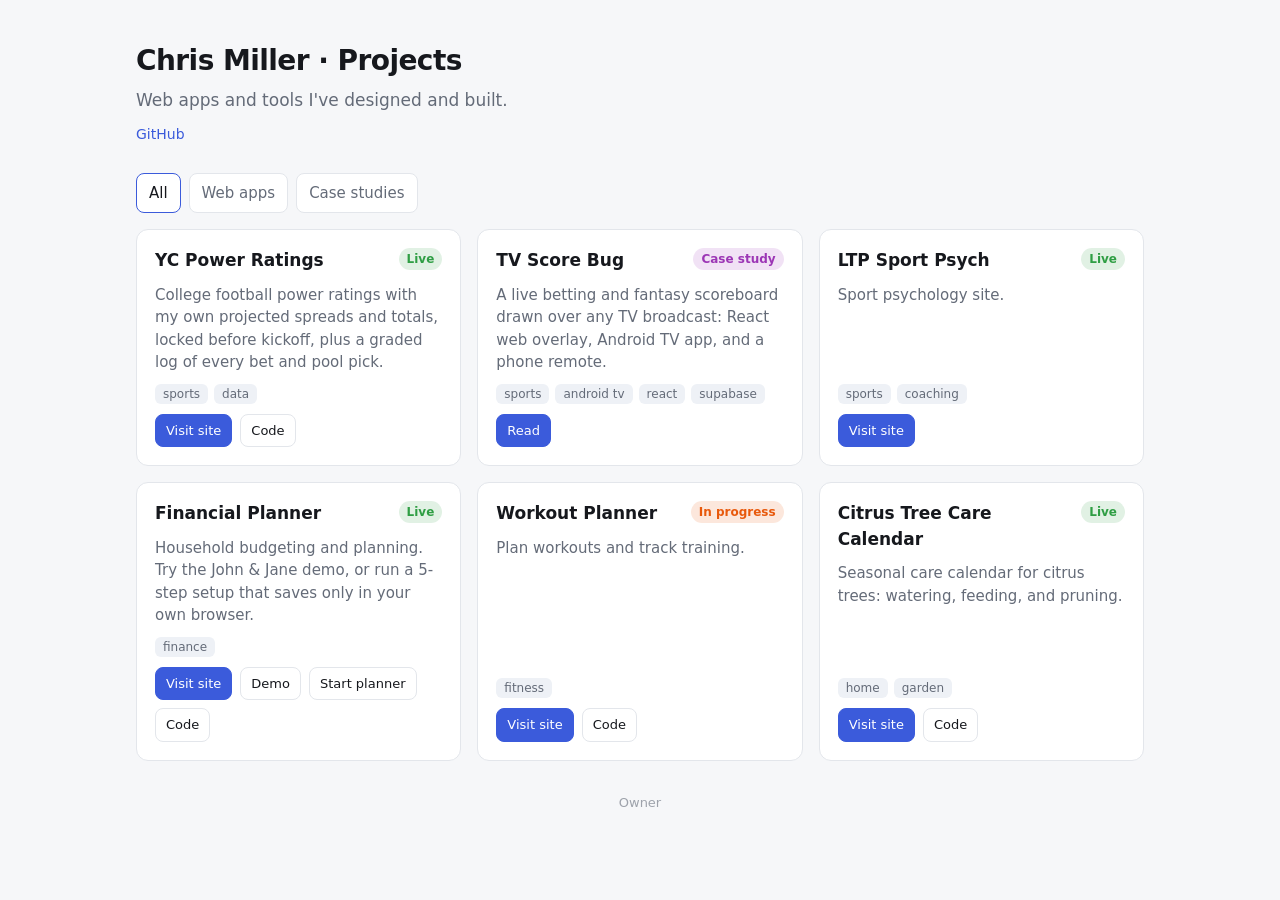
<file: index.html>
<!doctype html>
<html lang="en">
<head>
  <meta charset="utf-8" />
  <meta name="viewport" content="width=device-width, initial-scale=1" />
  <title>Chris Miller · Projects</title>
  <meta name="description" content="Web apps and tools designed and built by Chris Miller." />
  <link rel="icon" href="data:image/svg+xml,<svg xmlns='http://www.w3.org/2000/svg' viewBox='0 0 100 100'><text y='.9em' font-size='90'>🧭</text></svg>" />
  <link rel="stylesheet" href="/styles.css" />
  <style>
    .hero { margin-bottom: 28px; }
    .hero p { margin: 6px 0 0; color: var(--muted); font-size: 17px; }
    .hero .links { margin-top: 10px; font-size: 14px; display: flex; gap: 14px; }
    .filters { display: flex; gap: 8px; flex-wrap: wrap; margin-bottom: 16px; }
    .owner { color: var(--muted); opacity: .6; }
  </style>
</head>
<body>
  <main>
    <header class="hero">
      <h1 id="title"></h1>
      <p id="tagline"></p>
      <div class="links"><a id="gh" target="_blank" rel="noopener">GitHub</a></div>
    </header>

    <div class="filters" role="group" aria-label="Filter projects">
      <button class="btn" data-f="all" aria-pressed="true">All</button>
      <button class="btn" data-f="apps" aria-pressed="false">Web apps</button>
      <button class="btn" data-f="showcase" aria-pressed="false">Case studies</button>
    </div>

    <section class="grid" id="grid"></section>
    <footer><a class="owner" href="/admin">Owner</a></footer>
  </main>

  <script src="/sites.js"></script>
  <script>
    const hub = window.HUB;
    const LABEL = { live: "Live", building: "In progress", planned: "Planned", showcase: "Case study" };
    const esc = (s) => String(s).replace(/[&<>"']/g, (c) => ({ "&": "&amp;", "<": "&lt;", ">": "&gt;", '"': "&quot;", "'": "&#39;" }[c]));
    const ext = (href) => /^https?:/.test(href) ? ` target="_blank" rel="noopener"` : "";
    const btn = (label, href, primary) => `<a${primary ? ' class="primary"' : ""} href="${esc(href)}"${ext(href)}>${esc(label)}</a>`;

    // Public = not opted out, and has something a visitor can actually open.
    const sites = hub.sites.filter((s) => s.public !== false && (s.url || s.demo || s.writeup));

    document.getElementById("title").textContent = `${hub.owner} · Projects`;
    document.getElementById("tagline").textContent = hub.tagline;
    document.getElementById("gh").href = hub.github;

    function card(s) {
      const actions = [
        s.url && btn(s.status === "showcase" ? "Read" : "Visit site", s.url, true),
        s.demo && btn("Demo", s.demo),
        s.writeup && btn("Write-up", s.writeup),
        ...(s.links || []).map((l) => btn(l.label, l.href)),
        s.repo && !s.repoPrivate && btn("Code", s.repo),
      ].filter(Boolean).join("");
      return `
        <article class="card">
          <div class="card-top">
            <h2>${esc(s.name)}</h2>
            <span class="badge ${s.status}">${LABEL[s.status] || s.status}</span>
          </div>
          <p>${esc(s.description || "")}</p>
          ${s.tags?.length ? `<div class="tags">${s.tags.map((t) => `<span class="tag">${esc(t)}</span>`).join("")}</div>` : ""}
          <div class="actions">${actions}</div>
        </article>`;
    }

    let filter = "all";
    function render() {
      const list = sites.filter((s) =>
        filter === "all" || (filter === "showcase" ? s.status === "showcase" : s.status !== "showcase"));
      document.getElementById("grid").innerHTML = list.map(card).join("") || `<div class="empty">Nothing here yet.</div>`;
    }
    document.querySelectorAll(".filters .btn").forEach((b) =>
      b.addEventListener("click", () => {
        filter = b.dataset.f;
        document.querySelectorAll(".filters .btn").forEach((x) => x.setAttribute("aria-pressed", x === b));
        render();
      })
    );
    render();
  </script>
</body>
</html>
</file>
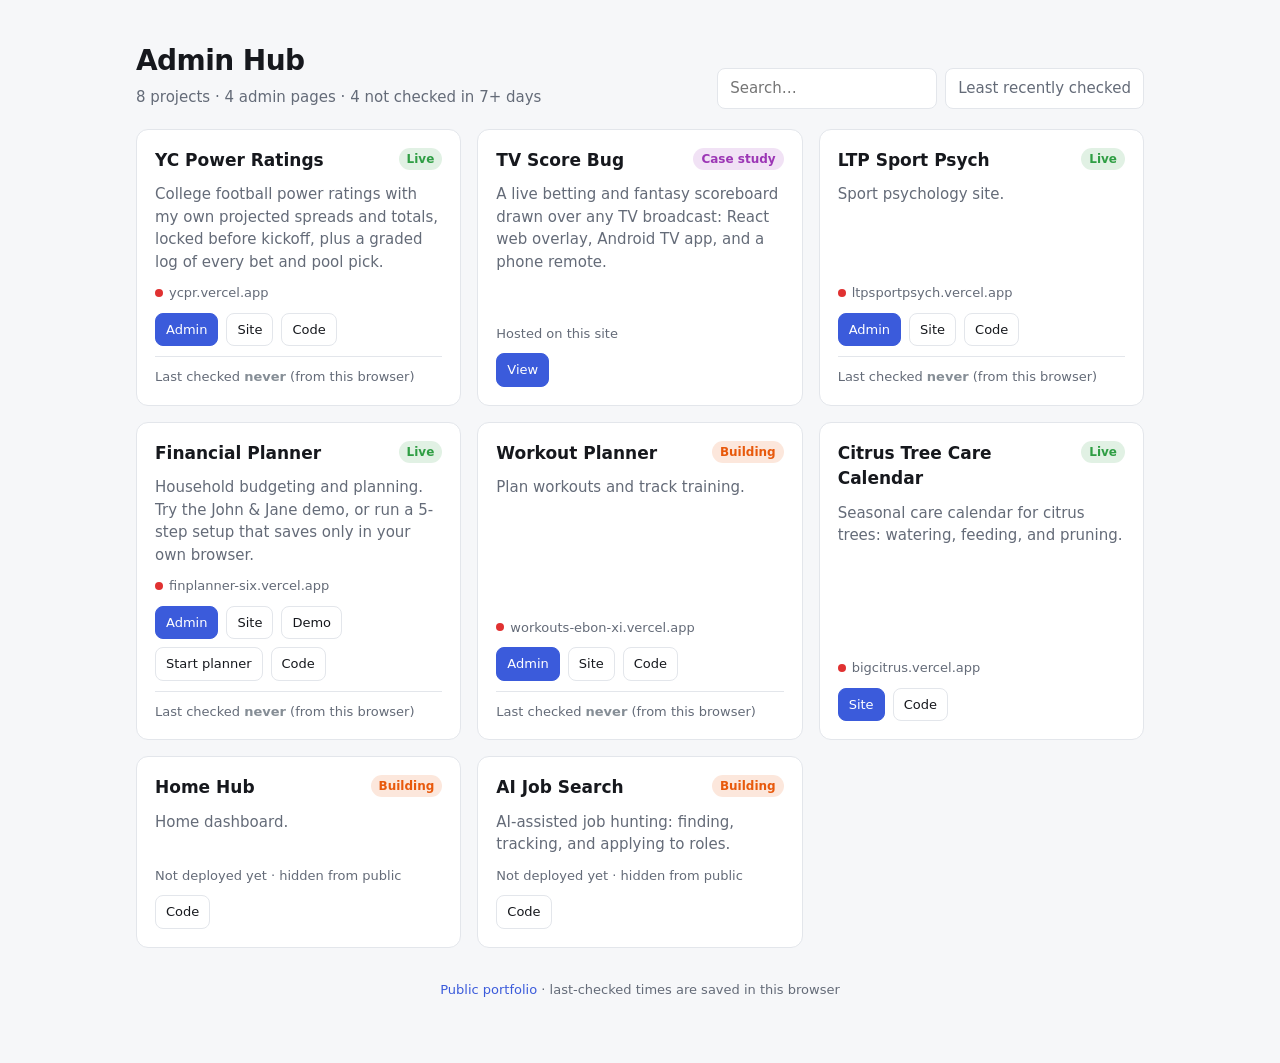
<file: admin/index.html>
<!doctype html>
<html lang="en">
<head>
  <meta charset="utf-8" />
  <meta name="viewport" content="width=device-width, initial-scale=1" />
  <title>Admin Hub</title>
  <meta name="robots" content="noindex, nofollow" />
  <link rel="icon" href="data:image/svg+xml,<svg xmlns='http://www.w3.org/2000/svg' viewBox='0 0 100 100'><text y='.9em' font-size='90'>🔐</text></svg>" />
  <link rel="stylesheet" href="/styles.css" />
  <style>
    header { display: flex; flex-wrap: wrap; gap: 16px; align-items: end; justify-content: space-between; margin-bottom: 20px; }
    header p { margin: 4px 0 0; color: var(--muted); }
    .controls { display: flex; gap: 8px; flex-wrap: wrap; }
    input[type=search] {
      padding: 8px 12px; border: 1px solid var(--border); border-radius: 8px;
      background: var(--card); color: var(--text); font: inherit; min-width: 180px;
    }
    .last { font-size: 13px; color: var(--muted); border-top: 1px solid var(--border); padding-top: 10px; }
    .last b { color: var(--text); font-weight: 600; }
    .last.stale b { color: var(--building); }
    .last.never b { color: var(--planned); }
  </style>
</head>
<body>
  <main>
    <header>
      <div>
        <h1>Admin Hub</h1>
        <p id="summary"></p>
      </div>
      <div class="controls">
        <input type="search" id="q" placeholder="Search…" aria-label="Search projects" />
        <button class="btn" id="sort" aria-pressed="false" title="Show the projects you haven't checked in the longest first">Least recently checked</button>
      </div>
    </header>

    <section class="grid" id="grid"></section>
    <footer><a href="/">Public portfolio</a> · last-checked times are saved in this browser</footer>
  </main>

  <script src="/sites.js"></script>
  <script src="/admin/private.js"></script>
  <script>
    const PRIV = window.PRIVATE || {};
    const sites = window.HUB.sites.map((s) => ({ ...s, ...PRIV[s.name], links: [...(s.links || []), ...(PRIV[s.name]?.links || [])] }));
    const LABEL = { live: "Live", building: "Building", planned: "Planned", showcase: "Case study" };
    const STALE_DAYS = 7;
    const KEY = "hub:lastAdmin";
    const esc = (s) => String(s).replace(/[&<>"']/g, (c) => ({ "&": "&amp;", "<": "&lt;", ">": "&gt;", '"': "&quot;", "'": "&#39;" }[c]));
    const ext = (href) => /^https?:/.test(href) ? ` target="_blank" rel="noopener"` : "";

    // { [project name]: ISO timestamp of the last click-through to its admin page }
    let last = {};
    try { last = JSON.parse(localStorage.getItem(KEY)) || {}; } catch {}
    const save = () => { try { localStorage.setItem(KEY, JSON.stringify(last)); } catch {} };

    const fmt = new Intl.DateTimeFormat(undefined, { weekday: "short", month: "short", day: "numeric", hour: "numeric", minute: "2-digit" });
    function ago(d) {
      const mins = Math.round((Date.now() - d) / 60000);
      if (mins < 1) return "just now";
      if (mins < 60) return `${mins} min ago`;
      const hrs = Math.round(mins / 60);
      if (hrs < 24) return `${hrs} hr ago`;
      const days = Math.round(hrs / 24);
      return `${days} day${days === 1 ? "" : "s"} ago`;
    }
    const isStale = (iso) => !iso || Date.now() - new Date(iso) > STALE_DAYS * 864e5;

    function card(s) {
      const host = s.url && /^https?:/.test(s.url) ? new URL(s.url).host : s.url ? "Hosted on this site" : "Not deployed yet";
      const actions = [
        s.admin && `<a class="primary" data-admin="${esc(s.name)}" href="${esc(s.admin)}" target="_blank" rel="noopener">Admin</a>`,
        s.url && `<a${s.admin ? "" : ' class="primary"'} href="${esc(s.url)}"${ext(s.url)}>${s.status === "showcase" ? "View" : "Site"}</a>`,
        s.demo && `<a href="${esc(s.demo)}" target="_blank" rel="noopener">Demo</a>`,
        s.writeup && `<a href="${esc(s.writeup)}"${ext(s.writeup)}>Write-up</a>`,
        ...s.links.map((l) => `<a href="${esc(l.href)}"${ext(l.href)}>${esc(l.label)}</a>`),
        s.repo && `<a href="${esc(s.repo)}" target="_blank" rel="noopener">Code</a>`,
      ].filter(Boolean).join("");

      let lastLine = "";
      if (s.admin) {
        const iso = last[s.name];
        lastLine = iso
          ? `<div class="last${isStale(iso) ? " stale" : ""}">Last checked <b>${fmt.format(new Date(iso))}</b> · ${ago(new Date(iso))}</div>`
          : `<div class="last never">Last checked <b>never</b> (from this browser)</div>`;
      }
      return `
        <article class="card">
          <div class="card-top">
            <h2>${esc(s.name)}</h2>
            <span class="badge ${s.status}">${LABEL[s.status] || s.status}</span>
          </div>
          <p>${esc(s.description || "")}</p>
          <div class="meta">${/^https?:/.test(s.url || "") ? `<span class="dot" data-ping="${esc(s.url)}" title="Checking…"></span>` : ""}${esc(host)}${s.public === false ? " · hidden from public" : ""}</div>
          <div class="actions">${actions}</div>
          ${lastLine}
        </article>`;
    }

    let byLast = false;
    function render() {
      const q = document.getElementById("q").value.trim().toLowerCase();
      let list = sites.filter((s) => !q || [s.name, s.description, ...(s.tags || [])].join(" ").toLowerCase().includes(q));
      if (byLast) {
        // Admin pages first, oldest check (or never) first; everything else after.
        const t = (s) => (s.admin ? (last[s.name] ? Date.parse(last[s.name]) : 0) : Infinity);
        list = [...list].sort((a, b) => t(a) - t(b));
      }
      document.getElementById("grid").innerHTML = list.map(card).join("") || `<div class="empty">No matches.</div>`;
      document.querySelectorAll("[data-ping]").forEach(ping);

      const admins = sites.filter((s) => s.admin);
      const due = admins.filter((s) => isStale(last[s.name])).length;
      document.getElementById("summary").textContent =
        `${sites.length} projects · ${admins.length} admin pages · ${due ? `${due} not checked in ${STALE_DAYS}+ days` : "all checked this week"}`;
    }

    // Record a click-through (left, middle or ctrl/cmd click) to an admin page.
    function record(e) {
      const a = e.target.closest("[data-admin]");
      if (!a) return;
      last[a.dataset.admin] = new Date().toISOString();
      save();
      setTimeout(render, 0);
    }
    document.addEventListener("click", record);
    document.addEventListener("auxclick", (e) => e.button === 1 && record(e));

    // Reachability: a no-cors request resolves if the site answers at all.
    const pingCache = {};
    function ping(dot) {
      const url = dot.dataset.ping;
      pingCache[url] ??= Promise.race([
        fetch(url, { mode: "no-cors", cache: "no-store" }).then(() => true),
        new Promise((r) => setTimeout(() => r(false), 8000)),
      ]).catch(() => false);
      pingCache[url].then((up) => {
        dot.classList.add(up ? "up" : "down");
        dot.title = up ? "Reachable" : "Not responding";
      });
    }

    document.getElementById("q").addEventListener("input", render);
    document.getElementById("sort").addEventListener("click", (e) => {
      byLast = !byLast;
      e.currentTarget.setAttribute("aria-pressed", byLast);
      render();
    });
    // Keep the "x min ago" labels fresh when coming back to the tab.
    document.addEventListener("visibilitychange", () => !document.hidden && render());
    render();
  </script>
</body>
</html>
</file>
<file: styles.css>
:root {
  --bg: #f6f7f9; --card: #ffffff; --text: #16181d; --muted: #646b78;
  --border: #e3e6eb; --accent: #3b5bdb; --chip: #eef1f6;
  --live: #2f9e44; --building: #e8590c; --planned: #868e96; --showcase: #9c36b5; --down: #e03131;
}
@media (prefers-color-scheme: dark) {
  :root {
    --bg: #0f1115; --card: #171a21; --text: #e8eaee; --muted: #9aa1ad;
    --border: #262a33; --accent: #7c95ff; --chip: #222631;
  }
}
* { box-sizing: border-box; }
body {
  margin: 0; background: var(--bg); color: var(--text);
  font: 15px/1.5 system-ui, -apple-system, "Segoe UI", Roboto, sans-serif;
}
main { max-width: 1040px; margin: 0 auto; padding: 40px 16px 64px; }
a { color: var(--accent); text-decoration: none; }
a:hover { text-decoration: underline; }
h1 { margin: 0; font-size: 28px; letter-spacing: -0.02em; }

.grid { display: grid; grid-template-columns: repeat(auto-fill, minmax(300px, 1fr)); gap: 16px; }
.card {
  background: var(--card); border: 1px solid var(--border); border-radius: 12px;
  padding: 18px; display: flex; flex-direction: column; gap: 10px;
}
.card-top { display: flex; justify-content: space-between; align-items: start; gap: 8px; }
.card h2 { margin: 0; font-size: 17px; }
.card p { margin: 0; color: var(--muted); flex: 1; }
.badge { font-size: 12px; font-weight: 600; padding: 2px 8px; border-radius: 999px; white-space: nowrap; }
.badge.live { color: var(--live); background: color-mix(in srgb, var(--live) 14%, transparent); }
.badge.building { color: var(--building); background: color-mix(in srgb, var(--building) 14%, transparent); }
.badge.planned { color: var(--planned); background: color-mix(in srgb, var(--planned) 16%, transparent); }
.badge.showcase { color: var(--showcase); background: color-mix(in srgb, var(--showcase) 14%, transparent); }
.meta { font-size: 13px; color: var(--muted); display: flex; align-items: center; gap: 6px; }
.dot { width: 8px; height: 8px; border-radius: 50%; background: var(--planned); flex: none; }
.dot.up { background: var(--live); }
.dot.down { background: var(--down); }
.tags { display: flex; gap: 6px; flex-wrap: wrap; }
.tag { font-size: 12px; background: var(--chip); color: var(--muted); padding: 1px 8px; border-radius: 6px; }
.actions { display: flex; gap: 8px; flex-wrap: wrap; }
.actions a {
  font-size: 13px; padding: 6px 10px; border-radius: 8px; border: 1px solid var(--border); color: var(--text);
}
.actions a.primary { background: var(--accent); border-color: var(--accent); color: #fff; }
.actions a:hover { text-decoration: none; border-color: var(--accent); }
.empty { color: var(--muted); text-align: center; padding: 40px 0; }
footer { margin-top: 32px; color: var(--muted); font-size: 13px; text-align: center; }

.btn {
  padding: 8px 12px; border: 1px solid var(--border); border-radius: 8px;
  background: var(--card); color: var(--muted); font: inherit; cursor: pointer;
}
.btn[aria-pressed=true] { color: var(--text); border-color: var(--accent); }
</file>
